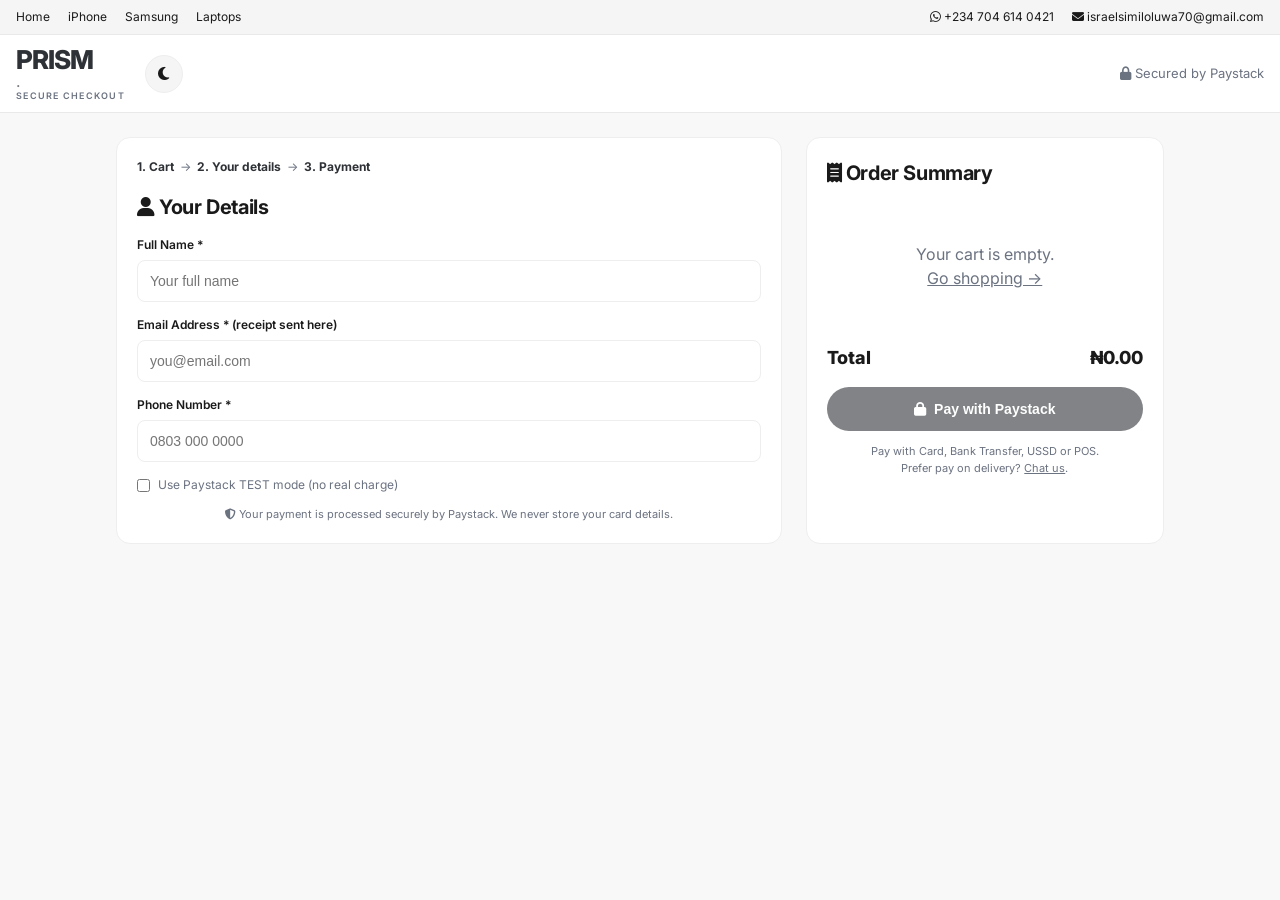
<file: checkout.html>
<!DOCTYPE html>
<html lang="en">
<head>
<meta charset="UTF-8">
<meta name="viewport" content="width=device-width, initial-scale=1.0">
<title>PRISM — Secure Checkout</title>
<link href="https://fonts.googleapis.com/css2?family=Inter:wght@400;500;600;700&display=swap" rel="stylesheet">
<link rel="stylesheet" href="https://cdnjs.cloudflare.com/ajax/libs/font-awesome/6.5.0/css/all.min.css">
<link rel="stylesheet" href="style.css">
<style>
.checkout-wrap{max-width:1080px;margin:0 auto;padding:24px 16px 60px;display:grid;grid-template-columns:1.3fr 0.7fr;gap:24px}
.checkout-box{background:var(--surface);border:1px solid var(--border);border-radius:14px;padding:20px}
.checkout-box h2{font-size:20px;letter-spacing:-0.02em;margin-bottom:14px}
.form-field{margin-bottom:14px}
.form-field label{display:block;font-size:12px;font-weight:600;margin-bottom:6px;color:var(--text)}
.form-field input{width:100%;padding:12px;border:1px solid var(--border);border-radius:8px;font-size:14px;outline:none;background:var(--surface);color:var(--text)}
.form-field input:focus{border-color:var(--accent)}
.order-item{display:flex;justify-content:space-between;gap:12px;padding:10px 0;border-bottom:1px solid var(--border);font-size:13px}
.order-item b{white-space:nowrap}
.summary-total{display:flex;justify-content:space-between;font-size:18px;font-weight:800;padding-top:14px}
.pay-btn{width:100%;margin-top:16px;background:var(--accent);color:var(--on-accent);border:none;padding:14px;border-radius:999px;font-weight:800;font-size:14px;cursor:pointer;display:flex;justify-content:center;align-items:center;gap:8px}
.pay-btn:hover{background:var(--accent-dark)}
.pay-btn:disabled{opacity:0.6;cursor:wait}
.secure-note{text-align:center;font-size:11px;color:var(--muted);margin-top:12px}
.test-toggle{display:flex;align-items:center;gap:8px;font-size:12px;color:var(--muted);margin-top:12px}
.empty-cart{text-align:center;padding:40px 0;color:var(--muted)}
.error-box{display:none;background:#fff1f1;border:1px solid #ffcaca;color:#b3261e;padding:12px;border-radius:8px;font-size:13px;margin-top:14px}
.steps{font-size:12px;color:var(--muted);display:flex;gap:6px;align-items:center;margin-bottom:16px}
.steps b{color:var(--accent)}
@media(max-width:760px){.checkout-wrap{grid-template-columns:1fr}}
</style>
  <script src="theme.js" defer></script>
</head>
<body>
<div class="topbar"><div class="container topbar-inner"><div class="topbar-left"><a href="index.html">Home</a><a href="iphone.html">iPhone</a><a href="samsung.html">Samsung</a><a href="laptops.html">Laptops</a></div><div class="topbar-right"><a href="https://wa.me/2347046140421"><i class="fa-brands fa-whatsapp"></i> +234 704 614 0421</a><a href="mailto:israelsimiloluwa70@gmail.com"><i class="fa-solid fa-envelope"></i> israelsimiloluwa70@gmail.com</a></div></div></div>
<header class="header"><div class="container header-inner"><a href="index.html" class="logo"><span class="logo-mark">PRISM</span><span class="logo-dot">.</span><small>SECURE CHECKOUT</small></a><div class="header-actions" style="margin-left:auto"><span style="font-size:13px;color:var(--muted)"><i class="fa-solid fa-lock"></i> Secured by Paystack</span></div></div></header>

<div class="checkout-wrap">
  <div class="checkout-box">
    <div class="steps"><b>1. Cart</b> → <b>2. Your details</b> → <b>3. Payment</b></div>
    <h2><i class="fa-solid fa-user"></i> Your Details</h2>
    <div class="form-field"><label>Full Name *</label><input type="text" id="custName" placeholder="Your full name" required></div>
    <div class="form-field"><label>Email Address * (receipt sent here)</label><input type="email" id="custEmail" placeholder="you@email.com" required></div>
    <div class="form-field"><label>Phone Number *</label><input type="tel" id="custPhone" placeholder="0803 000 0000" required></div>
    <label class="test-toggle"><input type="checkbox" id="testMode"> Use Paystack TEST mode (no real charge)</label>
    <div class="error-box" id="errorBox"></div>
    <p class="secure-note"><i class="fa-solid fa-shield-halved"></i> Your payment is processed securely by Paystack. We never store your card details.</p>
  </div>

  <div class="checkout-box">
    <h2><i class="fa-solid fa-receipt"></i> Order Summary</h2>
    <div id="orderItems"></div>
    <div class="summary-total"><span>Total</span><span id="orderTotal">₦0.00</span></div>
    <button class="pay-btn" id="payBtn"><i class="fa-solid fa-lock"></i> Pay with Paystack</button>
    <p class="secure-note">Pay with Card, Bank Transfer, USSD or POS.<br>Prefer pay on delivery? <a href="https://wa.me/2347046140421" style="text-decoration:underline">Chat us</a>.</p>
  </div>
</div>

<div class="toast" id="toast"></div>
<script>
const fmt = n => '₦' + Number(n).toLocaleString('en-NG') + '.00';
const errorBox = document.getElementById('errorBox');
function showError(msg) {
  errorBox.textContent = msg;
  errorBox.style.display = 'block';
  errorBox.scrollIntoView({ behavior: 'smooth', block: 'center' });
}
function clearError() { errorBox.style.display = 'none'; errorBox.textContent = ''; }

let cart = [];
try { cart = JSON.parse(localStorage.getItem('prism_cart') || '[]'); } catch (e) { cart = []; }
if (!Array.isArray(cart)) cart = [];

const itemsEl = document.getElementById('orderItems');
const totalEl = document.getElementById('orderTotal');
const payBtn = document.getElementById('payBtn');
let total = 0;

if (!cart.length) {
  itemsEl.innerHTML = '<p class="empty-cart">Your cart is empty.<br><a href="index.html" style="text-decoration:underline">Go shopping →</a></p>';
  payBtn.disabled = true;
} else {
  cart.forEach(i => {
    const qty = Number(i.qty) || 1;
    total += Number(i.price) * qty;
    itemsEl.innerHTML += '<div class="order-item"><span>' + i.name + ' <small>x' + qty + '</small></span><b>' + fmt(i.price * qty) + '</b></div>';
  });
  totalEl.textContent = fmt(total);
}

document.getElementById('payBtn').addEventListener('click', async () => {
  clearError();
  const name = document.getElementById('custName').value.trim();
  const email = document.getElementById('custEmail').value.trim();
  const phone = document.getElementById('custPhone').value.trim();

  if (!name) { showError('Please enter your full name.'); return; }
  if (!/^[^\s@]+@[^\s@]+\.[^\s@]+$/.test(email)) { showError('Please enter a valid email address.'); return; }
  if (phone.replace(/\D/g, '').length < 10) { showError('Please enter a valid phone number.'); return; }
  if (!cart.length) { showError('Your cart is empty.'); return; }

  const testMode = document.getElementById('testMode').checked;
  payBtn.disabled = true;
  payBtn.innerHTML = '<i class="fa-solid fa-spinner fa-spin"></i> Redirecting to Paystack...';

  try {
    const res = await fetch('/api/initialize', {
      method: 'POST',
      headers: { 'Content-Type': 'application/json' },
      body: JSON.stringify({ name, email, phone, items: cart, testMode })
    });
    const data = await res.json();
    if (!res.ok || !data.authorization_url) throw new Error(data.error || 'Could not start payment. Please try again.');

    localStorage.setItem('prism_last_order', JSON.stringify({
      items: data.items || cart,
      total: data.amount || total,
      email, name, phone,
      reference: data.reference,
      mode: testMode ? 'test' : 'live'
    }));
    sessionStorage.setItem('prism_ref', data.reference);
    sessionStorage.setItem('prism_test', testMode ? '1' : '0');

    window.location.href = data.authorization_url;
  } catch (err) {
    showError(err.message);
    payBtn.disabled = false;
    payBtn.innerHTML = '<i class="fa-solid fa-lock"></i> Pay with Paystack';
  }
});
</script>
</body>
</html>
</file>
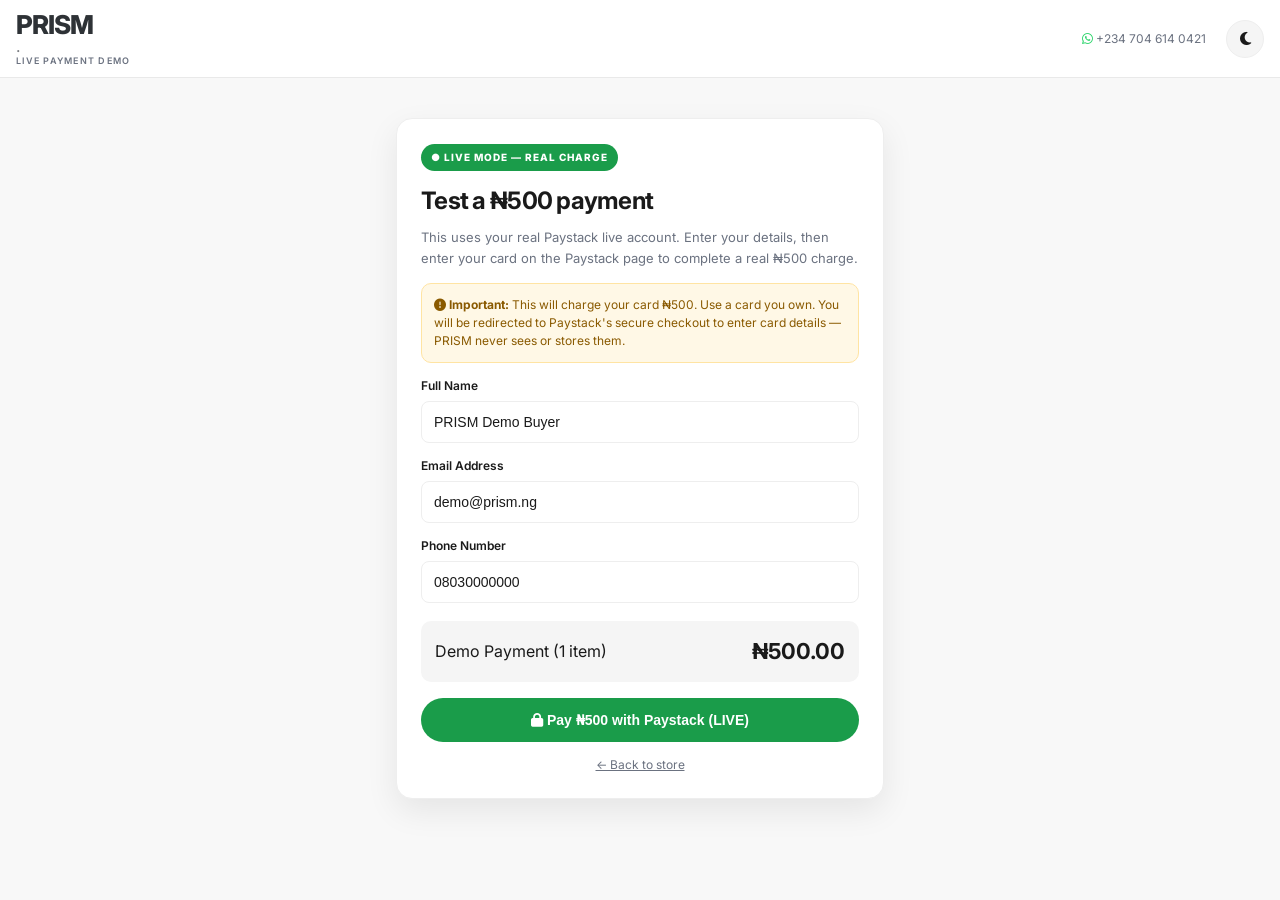
<file: demo.html>
<!DOCTYPE html>
<html lang="en">
<head>
<meta charset="UTF-8">
<meta name="viewport" content="width=device-width, initial-scale=1.0">
<title>PRISM — Live Payment Demo (₦500)</title>
<link href="https://fonts.googleapis.com/css2?family=Inter:wght@400;500;600;700&display=swap" rel="stylesheet">
<link rel="stylesheet" href="https://cdnjs.cloudflare.com/ajax/libs/font-awesome/6.5.0/css/all.min.css">
<link rel="stylesheet" href="style.css">
<style>
.demo-wrap{max-width:520px;margin:0 auto;padding:40px 16px 60px}
.demo-card{background:var(--surface);border:1px solid var(--border);border-radius:16px;padding:24px;box-shadow:0 12px 32px var(--shadow)}
.demo-card h1{font-size:24px;letter-spacing:-0.03em}
.badge-live{display:inline-block;background:#1a9c4a;color:white;font-size:10px;letter-spacing:0.1em;text-transform:uppercase;padding:6px 10px;border-radius:999px;font-weight:800;margin-bottom:12px}
.warning{background:#fff8e6;border:1px solid #ffe4a3;color:#8a5a00;padding:12px;border-radius:10px;font-size:12px;line-height:1.5;margin-top:14px}
.field{margin-top:14px}
.field label{display:block;font-size:12px;font-weight:600;margin-bottom:6px}
.field input{width:100%;padding:12px;border:1px solid var(--border);border-radius:8px;font-size:14px;outline:none;background:var(--surface);color:var(--text)}
.field input:focus{border-color:var(--accent)}
.amount{display:flex;justify-content:space-between;align-items:center;background:var(--surface-2);border-radius:10px;padding:14px;margin-top:18px}
.amount strong{font-size:22px}
.pay{width:100%;margin-top:16px;background:#1a9c4a;color:white;border:none;padding:14px;border-radius:999px;font-weight:800;font-size:14px;cursor:pointer}
.pay:disabled{opacity:0.6;cursor:wait}
.error{display:none;margin-top:12px;background:#fff1f1;border:1px solid #ffcaca;color:#b3261e;padding:10px;border-radius:8px;font-size:13px}
.back{display:block;text-align:center;margin-top:14px;font-size:12px;color:var(--muted);text-decoration:underline}
</style>
  <script src="theme.js" defer></script>
</head>
<body>
<div class="header"><div class="container header-inner"><a href="index.html" class="logo"><span class="logo-mark">PRISM</span><span class="logo-dot">.</span><small>LIVE PAYMENT DEMO</small></a><div style="margin-left:auto;font-size:12px;color:var(--muted)"><i class="fa-brands fa-whatsapp" style="color:#25D366"></i> +234 704 614 0421</div></div></div>

<div class="demo-wrap">
  <div class="demo-card">
    <span class="badge-live">● LIVE MODE — REAL CHARGE</span>
    <h1>Test a ₦500 payment</h1>
    <p style="color:var(--muted);font-size:13px;line-height:1.6;margin-top:8px">This uses your real Paystack live account. Enter your details, then enter your card on the Paystack page to complete a real ₦500 charge.</p>

    <div class="warning"><i class="fa-solid fa-circle-exclamation"></i> <strong>Important:</strong> This will charge your card ₦500. Use a card you own. You will be redirected to Paystack's secure checkout to enter card details — PRISM never sees or stores them.</div>

    <div class="field"><label>Full Name</label><input id="name" value="PRISM Demo Buyer"></div>
    <div class="field"><label>Email Address</label><input id="email" type="email" value="demo@prism.ng"></div>
    <div class="field"><label>Phone Number</label><input id="phone" value="08030000000"></div>

    <div class="amount"><span>Demo Payment (1 item)</span><strong>₦500.00</strong></div>
    <button class="pay" id="pay"><i class="fa-solid fa-lock"></i> Pay ₦500 with Paystack (LIVE)</button>
    <div class="error" id="err"></div>
    <a href="index.html" class="back">← Back to store</a>
  </div>
</div>

<script>
const err = document.getElementById('err');
document.getElementById('pay').addEventListener('click', async () => {
  err.style.display = 'none';
  const btn = document.getElementById('pay');
  btn.disabled = true;
  btn.innerHTML = '<i class="fa-solid fa-spinner fa-spin"></i> Opening Paystack...';

  try {
    const res = await fetch('/api/initialize', {
      method: 'POST',
      headers: { 'Content-Type': 'application/json' },
      body: JSON.stringify({
        name: document.getElementById('name').value.trim(),
        email: document.getElementById('email').value.trim(),
        phone: document.getElementById('phone').value.trim(),
        items: [{ name: 'Demo Payment 500', price: 500, qty: 1 }],
        testMode: false
      })
    });
    const data = await res.json();
    if (!res.ok || !data.authorization_url) throw new Error(data.error || 'Could not start payment.');

    localStorage.setItem('prism_last_order', JSON.stringify({
      items: data.items || [{ name: 'Demo Payment 500', price: 500, qty: 1 }],
      total: 500,
      email: document.getElementById('email').value.trim(),
      name: document.getElementById('name').value.trim(),
      phone: document.getElementById('phone').value.trim(),
      reference: data.reference,
      mode: 'live'
    }));

    window.location.href = data.authorization_url;
  } catch (e) {
    err.textContent = e.message;
    err.style.display = 'block';
    btn.disabled = false;
    btn.innerHTML = '<i class="fa-solid fa-lock"></i> Pay ₦500 with Paystack (LIVE)';
  }
});
</script>
</body>
</html>
</file>
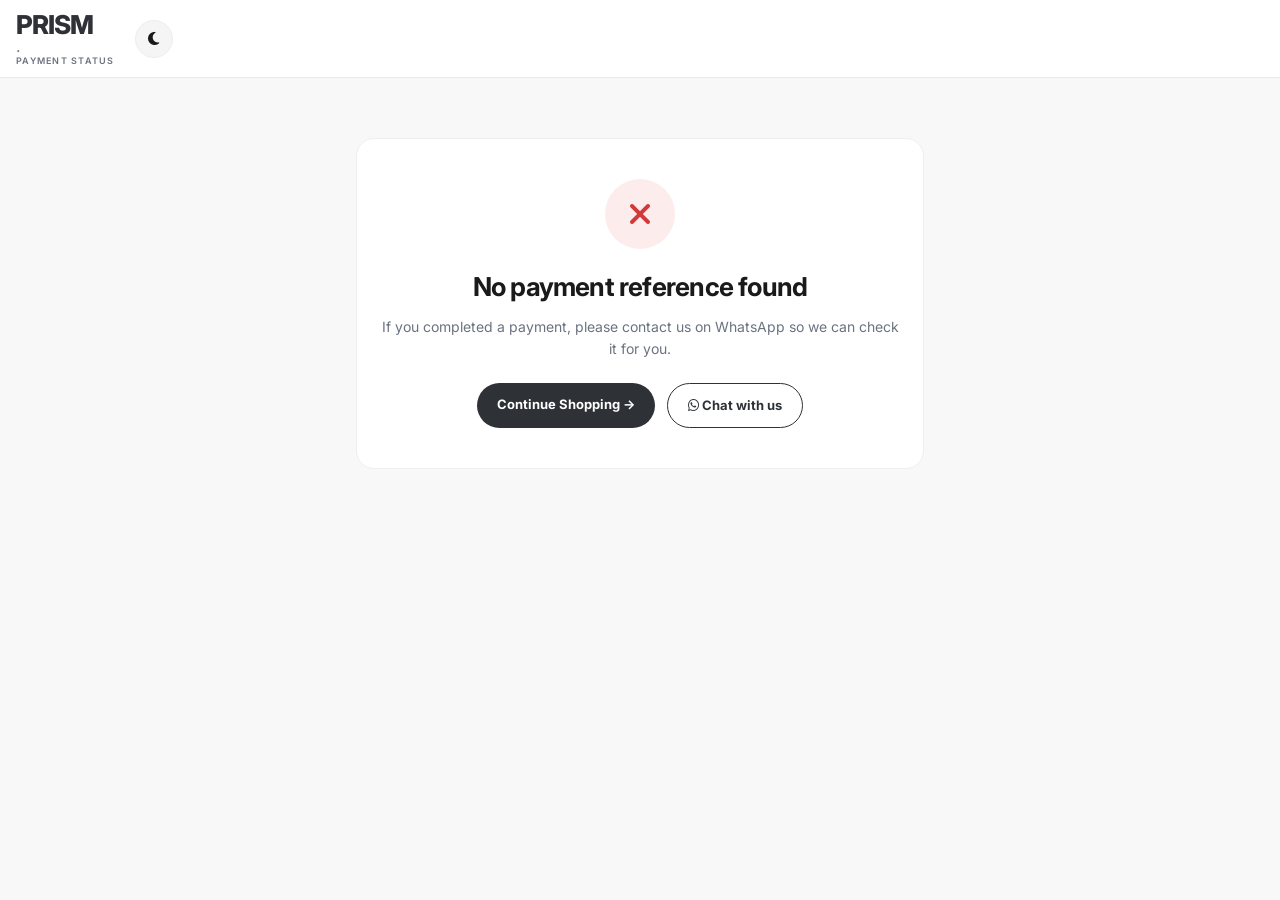
<file: payment-success.html>
<!DOCTYPE html>
<html lang="en">
<head>
<meta charset="UTF-8">
<meta name="viewport" content="width=device-width, initial-scale=1.0">
<title>PRISM — Payment Status</title>
<link href="https://fonts.googleapis.com/css2?family=Inter:wght@400;500;600;700&display=swap" rel="stylesheet">
<link rel="stylesheet" href="https://cdnjs.cloudflare.com/ajax/libs/font-awesome/6.5.0/css/all.min.css">
<link rel="stylesheet" href="style.css">
<style>
.status-wrap{max-width:600px;margin:0 auto;padding:60px 16px;text-align:center}
.status-card{background:var(--surface);border:1px solid var(--border);border-radius:18px;padding:40px 24px}
.status-icon{width:70px;height:70px;border-radius:50%;display:flex;align-items:center;justify-content:center;margin:0 auto 18px;font-size:32px}
.status-icon.ok{background:#e8f8ee;color:#1a9c4a}
.status-icon.fail{background:#fdecec;color:#d13a3a}
.status-icon.wait{background:var(--surface-2);color:var(--accent)}
.status-card h1{font-size:26px;letter-spacing:-0.03em}
.status-card p{color:var(--muted);margin-top:10px;line-height:1.6;font-size:14px}
.receipt{margin-top:20px;background:var(--surface-2);border-radius:12px;padding:16px;text-align:left;font-size:13px}
.receipt div{display:flex;justify-content:space-between;gap:12px;padding:6px 0;border-bottom:1px solid var(--border)}
.receipt div:last-child{border:none}
.status-actions{margin-top:22px;display:flex;gap:12px;justify-content:center;flex-wrap:wrap}
.status-actions a{padding:12px 20px;border-radius:999px;font-weight:700;font-size:13px}
.btn-dark{background:var(--accent);color:var(--on-accent)}
.btn-light{background:var(--surface);border:1px solid var(--accent);color:var(--accent)}
.retry{background:none;border:1px solid #ddd;border-radius:999px;padding:10px 18px;font-weight:700;cursor:pointer;font-size:13px}
</style>
  <script src="theme.js" defer></script>
</head>
<body>
<div class="header"><div class="container header-inner"><a href="index.html" class="logo"><span class="logo-mark">PRISM</span><span class="logo-dot">.</span><small>PAYMENT STATUS</small></a></div></div>

<div class="status-wrap">
  <div class="status-card">
    <div class="status-icon wait" id="icon"><i class="fa-solid fa-spinner fa-spin"></i></div>
    <h1 id="title">Verifying your payment...</h1>
    <p id="message">Please wait while we confirm your transaction with Paystack.</p>
    <div id="receiptBox" style="display:none"></div>
    <div class="status-actions" id="actions" style="display:none">
      <a href="index.html" class="btn-dark">Continue Shopping →</a>
      <a href="https://wa.me/2347046140421" class="btn-light"><i class="fa-brands fa-whatsapp"></i> Chat with us</a>
    </div>
  </div>
</div>

<script>
const icon = document.getElementById('icon');
const title = document.getElementById('title');
const message = document.getElementById('message');
const receiptBox = document.getElementById('receiptBox');
const actions = document.getElementById('actions');
const fmt = n => '₦' + Number(n).toLocaleString('en-NG') + '.00';
const params = new URLSearchParams(location.search);

let lastOrder = null;
try { lastOrder = JSON.parse(localStorage.getItem('prism_last_order') || 'null'); } catch (e) { lastOrder = null; }

const reference = params.get('reference') || params.get('trxref') || sessionStorage.getItem('prism_ref') || lastOrder?.reference;
const mode = params.get('mode') || (sessionStorage.getItem('prism_test') === '1' ? 'test' : 'live');

function showResult(state, heading, text, receipt) {
  icon.className = 'status-icon ' + (state === 'success' ? 'ok' : state === 'wait' ? 'wait' : 'fail');
  icon.innerHTML = state === 'success' ? '<i class="fa-solid fa-check"></i>'
    : state === 'fail' ? '<i class="fa-solid fa-xmark"></i>'
    : '<i class="fa-solid fa-spinner fa-spin"></i>';
  title.textContent = heading;
  message.innerHTML = text;
  if (receipt) {
    receiptBox.style.display = 'block';
    receiptBox.innerHTML = receipt;
  }
  actions.style.display = 'flex';
}

async function verify(attempt) {
  if (!reference) {
    showResult('fail', 'No payment reference found',
      'If you completed a payment, please contact us on WhatsApp so we can check it for you.');
    return;
  }

  try {
    const res = await fetch('/api/verify?reference=' + encodeURIComponent(reference) + '&mode=' + mode);
    const data = await res.json();

    if (!res.ok) {
      // Paystack can briefly return "not found" right after redirect - retry once.
      if (attempt === 0 && /not found|pending/i.test(data.error || '')) {
        setTimeout(() => verify(1), 1500);
        return;
      }
      throw new Error(data.error || 'Verification failed.');
    }

    if (data.success || data.status === 'success') {
      const items = (data.items && data.items.length) ? data.items : (lastOrder?.items || []);
      const lines = [
        '<div><span>Reference</span><b>' + data.reference + '</b></div>',
        '<div><span>Amount Paid</span><b>' + fmt(data.amount) + '</b></div>',
        '<div><span>Status</span><b style="color:#1a9c4a">Successful</b></div>'
      ];
      if (items.length) lines.push('<div><span>Items</span><b>' + items.map(i => i.name + ' x' + (i.qty || 1)).join(', ') + '</b></div>');
      if (data.customer?.email) lines.push('<div><span>Email</span><b>' + data.customer.email + '</b></div>');

      showResult('success', 'Payment Successful!',
        'Thank you, <strong>' + (data.customer?.name || 'for shopping with PRISM') + '</strong>. Your order is confirmed. We will contact you shortly on ' + (data.customer?.phone || 'the number you provided') + '.',
        lines.join(''));

      // Clear the cart ONLY after a confirmed success.
      localStorage.removeItem('prism_cart');
      localStorage.removeItem('prism_last_order');
    } else {
      showResult('fail', 'Payment Not Completed',
        'Your payment status is "<strong>' + data.status + '</strong>". If you were charged, contact us on WhatsApp with reference <strong>' + data.reference + '</strong>.',
        '<div><span>Reference</span><b>' + data.reference + '</b></div>');
    }
  } catch (err) {
    showResult('fail', 'Could Not Verify Payment',
      (err.message || 'Please try again.') + ' If you completed payment, contact us on WhatsApp with your reference.',
      reference ? '<div><span>Reference</span><b>' + reference + '</b></div>' : '');
  }
}

verify(0);
</script>
</body>
</html>
</file>
<file: style.css>
/* ============ THEME TOKENS ============ */
:root{
  --accent:#2e3236;
  --accent-2:#7a7d82;
  --accent-dark:#1e2124;
  --accent-2-dark:#60646a;
  --on-accent:#ffffff;

  --nav-bg:#2e3236;
  --bg:#f8f8f8;
  --surface:#ffffff;
  --surface-2:#f5f5f5;
  --surface-3:#fafafa;
  --text:#1a1a1a;
  --text-strong:#111111;
  --muted:#6b7280;
  --line:#e9e9e9;
  --border:#eeeeee;
  --shadow:rgba(0,0,0,0.08);
}
[data-theme="dark"]{
  --accent:#aeb4bb;
  --accent-2:#9aa1ab;
  --accent-dark:#cfd4da;
  --accent-2-dark:#c2c8cf;
  --on-accent:#131519;

  --nav-bg:#0e1012;
  --bg:#101114;
  --surface:#1a1c20;
  --surface-2:#23262b;
  --surface-3:#22252a;
  --text:#e8eaed;
  --text-strong:#ffffff;
  --muted:#9aa1ab;
  --line:#31353b;
  --border:#31353b;
  --shadow:rgba(0,0,0,0.45);
}

*{margin:0;padding:0;box-sizing:border-box}
html{scroll-behavior:smooth}
body{font-family:'Inter','Open Sans',system-ui,sans-serif;background:var(--bg);color:var(--text);line-height:1.5;transition:background .25s,color .25s}
a{color:inherit;text-decoration:none}
img{width:100%;display:block;object-fit:cover}
.container{max-width:1280px;margin:0 auto;padding:0 16px}

/* ============ THEME TOGGLE ============ */
.theme-toggle{
  background:var(--surface-2);border:1px solid var(--border);color:var(--text);
  width:38px;height:38px;border-radius:50%;cursor:pointer;
  display:flex;align-items:center;justify-content:center;font-size:15px;
  transition:.2s;flex-shrink:0;
}
.theme-toggle:hover{background:var(--accent);color:var(--on-accent);transform:rotate(15deg)}
.theme-toggle i{transition:transform .3s}

/* topbar */
.topbar{background:var(--surface-2);border-bottom:1px solid var(--line);font-size:12px}
.topbar-inner{display:flex;justify-content:space-between;align-items:center;padding:8px 16px;flex-wrap:wrap;gap:10px}
.topbar-left,.topbar-right{display:flex;gap:18px;flex-wrap:wrap;align-items:center}
.topbar a{color:var(--text)}
.topbar a:hover{color:var(--accent)}
.wish-count{background:var(--accent-2);color:var(--on-accent);padding:1px 6px;border-radius:999px;font-size:10px;margin-left:4px}
.topbar-right span{color:var(--muted)}

/* header */
.header{background:var(--surface);border-bottom:1px solid var(--line);position:sticky;top:0;z-index:90}
.header-inner{display:flex;align-items:center;gap:20px;padding:12px 16px}
.logo{line-height:1;display:flex;flex-direction:column}
.logo-mark{font-size:26px;font-weight:800;letter-spacing:-0.04em;color:var(--accent);line-height:1}
.logo-dot{color:var(--accent-2)}
.logo small{font-size:9px;letter-spacing:0.14em;color:var(--muted);font-weight:600;margin-top:2px}
.search-wrap{flex:1;max-width:680px;display:flex;border:2px solid var(--accent-2);border-radius:6px;overflow:hidden;background:var(--surface);height:44px}
.search-cat{border-right:1px solid var(--border);background:var(--surface-2);display:flex;align-items:center}
.search-cat select{border:none;background:transparent;padding:0 12px;font-size:13px;outline:none;min-width:150px;color:var(--text)}
.search-wrap input{flex:1;border:none;padding:0 14px;font-size:14px;outline:none;background:var(--surface);color:var(--text)}
.search-btn{background:var(--accent-2);color:var(--on-accent);border:none;padding:0 20px;cursor:pointer;font-size:16px}
.search-btn:hover{background:var(--accent-2-dark)}
.header-actions{display:flex;gap:14px;align-items:center}
.action{display:flex;align-items:center;gap:8px;font-size:12px;line-height:1.2;color:var(--text)}
.action i{font-size:20px;color:var(--text)}
.action strong{font-size:13px}
.cart-action .cart-icon{position:relative}
.cart-badge{position:absolute;top:-8px;right:-8px;background:var(--accent-2);color:var(--on-accent);font-size:10px;min-width:18px;height:18px;border-radius:999px;display:flex;align-items:center;justify-content:center;padding:0 4px}

/* nav */
.main-nav{background:var(--nav-bg);color:#fff;position:relative}
.nav-inner{display:flex;align-items:center;gap:16px;padding:0 16px;height:48px}
.cat-btn{background:var(--accent-2);color:var(--on-accent);border:none;padding:10px 16px;border-radius:4px;font-weight:700;display:flex;align-items:center;gap:8px;cursor:pointer;white-space:nowrap}
.nav-links{display:flex;gap:4px;align-items:center;flex:1;overflow:auto;scrollbar-width:none}
.nav-links::-webkit-scrollbar{display:none}
.nav-links a{padding:8px 10px;border-radius:4px;font-size:13px;font-weight:600;white-space:nowrap}
.nav-links a:hover{background:rgba(255,255,255,0.12)}
.nav-links a.highlight{color:#e5e7eb}
.nav-links a.orange{color:#d1d5db}
.menu-toggle{display:none;background:var(--surface);color:var(--accent);border:none;padding:8px 10px;border-radius:4px}
.has-drop i{font-size:10px;margin-left:4px}
.mega{position:absolute;left:0;right:0;top:48px;background:var(--surface);color:var(--text);box-shadow:0 20px 40px var(--shadow);display:none;z-index:80;border-top:3px solid var(--accent-2)}
.mega.open{display:block}
.mega-inner{display:grid;grid-template-columns:repeat(3,1fr) 1.2fr;gap:24px;padding:24px 16px}
.mega-col h4{font-size:13px;letter-spacing:0.06em;text-transform:uppercase;color:var(--accent);margin-bottom:12px;border-bottom:1px solid var(--border);padding-bottom:8px}
.mega-col a{display:block;padding:6px 0;font-size:13px;color:var(--text)}
.mega-col a:hover{color:var(--accent)}
.mega-promo{background:var(--nav-bg);color:#fff;border-radius:10px;padding:18px}
.mega-promo p{font-weight:800;font-size:15px}
.mega-promo span{font-size:12px;opacity:0.9;display:block;margin-top:6px;line-height:1.5}
.mega-promo a{display:inline-block;margin-top:12px;background:var(--accent-2);color:var(--on-accent);padding:8px 14px;border-radius:999px;font-size:13px;font-weight:700}

/* slider (always dark - it's a hero) */
.slider{position:relative;background:#1a1d20;overflow:hidden;height:420px}
.slides{height:100%}
.slide{position:absolute;inset:0;display:grid;grid-template-columns:1.1fr 0.9fr;align-items:center;gap:20px;padding:40px;opacity:0;transform:translateX(20px);transition:all .5s;pointer-events:none}
.slide.active{opacity:1;transform:none;pointer-events:auto}
.slide-text{color:#fff;max-width:560px}
.slide-badge{font-size:11px;letter-spacing:0.12em;background:var(--accent-2);color:var(--on-accent);padding:6px 10px;border-radius:999px;font-weight:700}
.slide-badge.dark{background:#fff;color:#111}
.slide-badge.gold{background:#9ca3af;color:#fff}
.slide-text h2{font-size:42px;line-height:0.95;margin-top:14px;letter-spacing:-0.04em}
.slide-text h2 span{color:#d1d5db;font-weight:400}
.slide-text p{margin-top:10px;opacity:0.9;font-size:15px}
.slide-btn{display:inline-block;margin-top:18px;background:var(--accent-2);color:var(--on-accent);padding:12px 22px;border-radius:999px;font-weight:700;font-size:14px}
.slide-btn.dark,.slide-btn.gold{background:#fff;color:#111}
.slide-text small{display:block;margin-top:10px;opacity:0.7;font-size:12px}
.slide-img{height:340px;display:flex;align-items:center;justify-content:center}
.slide-img img{width:100%;height:100%;object-fit:contain;filter:drop-shadow(0 20px 40px rgba(0,0,0,0.4));border-radius:18px}
.slider-arrow{position:absolute;top:50%;transform:translateY(-50%);background:rgba(255,255,255,0.9);border:none;width:42px;height:42px;border-radius:50%;cursor:pointer;display:flex;align-items:center;justify-content:center;box-shadow:0 4px 12px rgba(0,0,0,0.2)}
.slider-arrow.prev{left:16px}
.slider-arrow.next{right:16px}
.slider-dots{position:absolute;bottom:16px;left:50%;transform:translateX(-50%);display:flex;gap:8px}
.slider-dots span{width:8px;height:8px;border-radius:999px;background:rgba(255,255,255,0.4)}
.slider-dots span.active{background:#fff;width:24px}

/* trustbar */
.trustbar{background:var(--surface);border-bottom:1px solid var(--line)}
.trust-inner{display:grid;grid-template-columns:repeat(4,1fr);gap:16px;padding:14px 16px}
.trust-inner div{display:flex;gap:12px;align-items:center;font-size:13px}
.trust-inner i{color:var(--accent);font-size:18px;background:var(--surface-2);width:36px;height:36px;display:flex;align-items:center;justify-content:center;border-radius:50%}
.trust-inner strong{font-size:13px}
.trust-inner span{font-size:11px;color:var(--muted);display:block}

/* cat quick */
.cat-quick{display:grid;grid-template-columns:repeat(4,1fr);gap:12px;padding:16px}
.cat-quick a{background:var(--surface);border:1px solid var(--line);border-radius:12px;padding:14px;display:flex;flex-direction:column;align-items:center;gap:10px;text-align:center;transition:.2s}
.cat-quick a:hover{box-shadow:0 8px 24px var(--shadow);transform:translateY(-2px);border-color:var(--accent)}
.cat-quick img{width:56px;height:56px;border-radius:50%;object-fit:cover}
.cat-quick span{font-size:13px;font-weight:600}

/* shop section */
.shop-section{background:var(--surface);padding:24px 0 10px;margin-top:10px;border-top:1px solid var(--line)}
.shop-section.gray{background:var(--bg)}
.section-head{display:flex;justify-content:space-between;align-items:end;gap:12px;margin-bottom:16px;border-bottom:1px solid var(--line);padding-bottom:12px}
.section-head h2{font-size:22px;letter-spacing:-0.03em}
.section-head h2 span{font-weight:400;color:var(--muted);font-size:14px}
.view-all{font-size:13px;font-weight:700;color:var(--accent);border:1px solid var(--accent);padding:8px 14px;border-radius:999px}
.view-all:hover{background:var(--accent);color:var(--on-accent)}
.product-grid{display:grid;grid-template-columns:repeat(4,1fr);gap:16px}
.p-card{background:var(--surface);border:1px solid var(--border);border-radius:12px;overflow:hidden;padding:12px;display:flex;flex-direction:column;position:relative;transition:.2s}
.p-card:hover{box-shadow:0 12px 32px var(--shadow);border-color:var(--muted);transform:translateY(-2px)}
.p-card.featured{border-color:var(--accent-2);box-shadow:0 8px 24px var(--shadow)}
.p-top{position:absolute;top:8px;left:8px;right:8px;display:flex;justify-content:space-between;align-items:center;z-index:2}
.badge{font-size:10px;letter-spacing:0.06em;text-transform:uppercase;font-weight:800;padding:5px 8px;border-radius:999px}
.badge.sale{background:#3a3f44;color:#fff}
.badge.hot{background:var(--accent-2);color:var(--on-accent)}
.badge.best{background:var(--accent);color:var(--on-accent)}
.badge.new{background:#5a5e63;color:#fff}
.wish{width:30px;height:30px;border-radius:50%;border:1px solid var(--border);background:var(--surface);display:flex;align-items:center;justify-content:center;cursor:pointer;color:var(--text)}
.wish.active{color:var(--accent);border-color:var(--accent);background:var(--surface-2)}
.wish i{font-size:14px}
.p-img{height:180px;display:flex;align-items:center;justify-content:center;background:var(--surface-3);border-radius:8px;margin-top:22px;padding:8px}
.p-img.contain img{object-fit:contain}
.p-img img{height:100%;object-fit:contain}
.p-card h3{font-size:13.5px;margin-top:12px;line-height:1.35;min-height:36px;display:-webkit-box;-webkit-line-clamp:2;-webkit-box-orient:vertical;overflow:hidden}
.colors{display:flex;gap:6px;align-items:center;margin-top:8px;flex-wrap:wrap}
.colors span{width:14px;height:14px;border-radius:50%;border:1px solid var(--border);display:inline-block}
.colors span:last-child{width:auto;height:auto;border:none;background:var(--surface-2);padding:2px 6px;border-radius:999px;font-size:10px;font-weight:700}
.price{margin-top:8px;display:flex;gap:8px;align-items:baseline;flex-wrap:wrap}
.price .new{font-weight:800;color:var(--text-strong);font-size:15px}
.price .old{font-size:12px;color:var(--muted);text-decoration:line-through}
.add-cart{margin-top:10px;background:var(--accent-2);color:var(--on-accent);border:none;padding:10px;border-radius:8px;font-weight:700;font-size:13px;cursor:pointer;display:flex;gap:8px;justify-content:center;align-items:center}
.add-cart:hover{background:var(--accent-2-dark)}
.add-cart.outline{background:var(--surface);color:var(--accent);border:1px solid var(--accent)}
.add-cart.outline:hover{background:var(--accent);color:var(--on-accent)}
.add-cart.primary{background:var(--accent);color:var(--on-accent)}
.add-cart.primary:hover{background:var(--accent-dark)}
.stock{margin-top:8px;font-size:12px;font-weight:700;text-align:center;padding:8px;border-radius:8px}
.stock.out{background:var(--surface-2);color:var(--muted)}

/* info strip */
.info-strip{background:var(--nav-bg);color:#fff;margin-top:12px}
.info-grid{display:grid;grid-template-columns:repeat(3,1fr);gap:20px;padding:18px 16px}
.info-grid h4{font-size:14px;display:flex;gap:8px;align-items:center}
.info-grid p{font-size:12px;opacity:0.85;margin-top:4px;line-height:1.5}

/* footer (always dark) */
.footer{background:#0a0a0a;color:#bbb;padding:28px 0 0}
.footer-grid{display:grid;grid-template-columns:1.4fr 1fr 1fr 1fr 1.4fr;gap:24px;padding:0 16px 24px}
.footer-grid h4{color:#fff;letter-spacing:0.14em;font-size:14px}
.footer-grid h5{color:#fff;font-size:13px;margin-bottom:10px}
.footer-grid a{display:block;color:#aaa;font-size:13px;margin-top:8px}
.footer-grid a:hover{color:#fff}
.footer-grid p{font-size:12px;line-height:1.6;margin-top:8px;color:#aaa}
.social{display:flex;gap:10px;margin-top:12px}
.social i{width:32px;height:32px;background:#1a1a1a;border-radius:50%;display:flex;align-items:center;justify-content:center;cursor:pointer}
.social i:hover{background:var(--accent-2);color:#fff}
.newsletter input{width:100%;padding:10px;border-radius:8px;border:1px solid #333;background:#111;color:#fff;margin-top:8px}
.newsletter button{width:100%;margin-top:8px;background:var(--accent-2);color:#fff;border:none;padding:10px;border-radius:8px;font-weight:700;cursor:pointer}
.newsletter small{font-size:10px;opacity:0.6;margin-top:8px;display:block}
.footer-bottom{border-top:1px solid #222;text-align:center;padding:14px;font-size:11px;letter-spacing:0.06em;text-transform:uppercase;color:#777}

/* cart drawer */
.cart-drawer{position:fixed;top:0;right:-420px;width:400px;max-width:90vw;height:100%;background:var(--surface);color:var(--text);z-index:200;transition:.35s;box-shadow:-20px 0 40px rgba(0,0,0,0.2);display:flex;flex-direction:column}
.cart-drawer.open{right:0}
.cart-head{display:flex;justify-content:space-between;align-items:center;padding:16px;border-bottom:1px solid var(--border)}
.cart-head h3{font-size:16px}
.cart-head button{background:none;border:none;font-size:20px;cursor:pointer;color:var(--text)}
.cart-items{flex:1;overflow:auto;padding:12px;display:flex;flex-direction:column;gap:12px}
.cart-items .empty{color:var(--muted);text-align:center;margin-top:40px}
.cart-item{display:flex;gap:12px;padding:10px;border:1px solid var(--border);border-radius:10px}
.cart-item img{width:60px;height:60px;object-fit:contain;background:var(--surface-3);border-radius:8px}
.cart-item-info{flex:1}
.cart-item-info h4{font-size:13px;line-height:1.3}
.cart-item-info small{color:var(--muted);font-size:11px}
.cart-item-price{font-weight:800;font-size:13px;margin-top:4px}
.qty{display:flex;gap:6px;align-items:center;margin-top:6px}
.qty button{width:24px;height:24px;border:1px solid var(--border);background:var(--surface);color:var(--text);border-radius:4px;cursor:pointer}
.remove{font-size:11px;color:#e00;cursor:pointer;margin-left:auto}
.cart-foot{border-top:1px solid var(--border);padding:16px;background:var(--surface-3)}
.cart-total{font-size:16px;display:flex;justify-content:space-between;margin-bottom:12px}
.checkout{width:100%;background:var(--accent-2);color:var(--on-accent);border:none;padding:12px;border-radius:999px;font-weight:800;cursor:pointer}
.checkout:hover{background:var(--accent-2-dark)}
.continue{width:100%;margin-top:8px;background:var(--surface);border:1px solid var(--border);color:var(--text);padding:10px;border-radius:999px;font-weight:600;cursor:pointer}
.overlay{position:fixed;inset:0;background:rgba(0,0,0,0.45);display:none;z-index:190}
.overlay.open{display:block}
.toast{position:fixed;bottom:20px;left:50%;transform:translateX(-50%) translateY(80px);background:#111;color:#fff;padding:12px 18px;border-radius:999px;font-size:13px;opacity:0;transition:.3s;z-index:300;pointer-events:none}
.toast.show{transform:translateX(-50%) translateY(0);opacity:1}
.whatsapp-float{position:fixed;bottom:20px;right:20px;background:#25D366;color:#fff;padding:12px 18px;border-radius:999px;display:flex;align-items:center;gap:10px;box-shadow:0 8px 24px rgba(37,211,102,0.35);z-index:140;font-weight:700;font-size:13px;transition:.2s}
.whatsapp-float i{font-size:22px}
.whatsapp-float:hover{background:#128C7E;transform:translateY(-2px)}
@media(max-width:760px){ .whatsapp-float span{display:none} .whatsapp-float{padding:14px; border-radius:50%; width:56px; height:56px; justify-content:center} }

/* about brief */
.about-brief{background:var(--surface);padding:32px 0;border-top:1px solid var(--line);margin-top:16px}
.about-grid{max-width:1280px;margin:0 auto;padding:0 16px;display:grid;grid-template-columns:1fr 1.1fr;gap:32px;align-items:center}
.about-img{position:relative;border-radius:16px;overflow:hidden}
.about-img img{width:100%;height:380px;object-fit:cover}
.about-badge{position:absolute;bottom:14px;left:14px;background:var(--surface);padding:12px 16px;border-radius:12px;box-shadow:0 8px 24px var(--shadow);text-align:center}
.about-badge strong{display:block;font-size:20px;color:var(--accent)}
.about-badge span{font-size:11px;letter-spacing:0.06em;text-transform:uppercase;color:var(--muted)}
.eyebrow{font-size:11px;letter-spacing:0.14em;text-transform:uppercase;color:var(--accent-2);font-weight:700}
.about-text h2{font-size:32px;letter-spacing:-0.03em;line-height:1;margin-top:8px}
.about-text h2 span{color:var(--muted);font-weight:400}
.about-text p{margin-top:14px;color:var(--text);line-height:1.7;font-size:14px}
.about-stats{display:flex;gap:24px;margin-top:20px;padding-top:16px;border-top:1px solid var(--border)}
.about-stats div{text-align:center}
.about-stats strong{font-size:18px;display:block}
.about-stats span{font-size:11px;letter-spacing:0.06em;text-transform:uppercase;color:var(--muted)}
.about-actions{display:flex;gap:12px;margin-top:18px;flex-wrap:wrap}
.about-actions a{padding:10px 16px;border-radius:999px;font-weight:700;font-size:13px;display:flex;gap:8px;align-items:center;border:1px solid var(--accent)}
.about-actions a:first-child{background:var(--accent);color:var(--on-accent)}
.about-actions a:last-child{background:var(--surface);color:var(--accent)}

/* reviews */
.reviews{background:var(--bg);padding:28px 0;border-top:1px solid var(--line)}
.reviews .section-head{border-bottom:none;margin-bottom:0}
.reviews-nav{display:flex;gap:8px}
.reviews-nav button{width:36px;height:36px;border-radius:50%;border:1px solid var(--border);background:var(--surface);color:var(--text);cursor:pointer}
.reviews-nav button:hover{background:var(--accent);color:var(--on-accent);border-color:var(--accent)}
.reviews-track-wrap{overflow:hidden;margin-top:16px}
.reviews-track{display:flex;gap:16px;transition:transform .5s ease;will-change:transform}
.review-card{min-width:340px;max-width:340px;background:var(--surface);border:1px solid var(--border);border-radius:14px;padding:16px;flex-shrink:0}
.review-card .stars{color:#ffb400;font-size:13px;letter-spacing:1px}
.review-card .stars span{color:var(--text-strong);font-weight:700;margin-left:6px;font-size:12px}
.review-card p{margin-top:10px;font-size:13px;line-height:1.6;color:var(--text);min-height:60px}
.reviewer{display:flex;gap:10px;align-items:center;margin-top:12px;border-top:1px solid var(--border);padding-top:12px}
.reviewer img{width:36px;height:36px;border-radius:50%}
.reviewer strong{font-size:13px;display:block}
.reviewer span{font-size:11px;color:var(--muted)}

/* people marquee */
.people{background:var(--surface);padding:24px 0;border-top:1px solid var(--line);overflow:hidden}
.people-head{text-align:center;margin-bottom:16px}
.people-head h3{font-size:20px;letter-spacing:-0.02em}
.people-head p{font-size:13px;color:var(--muted);margin-top:4px}
.marquee{overflow:hidden;position:relative}
.marquee-track{display:flex;gap:14px;animation:marquee 28s linear infinite;width:max-content}
.marquee-track:hover{animation-play-state:paused}
.person{min-width:140px;background:var(--bg);border:1px solid var(--border);border-radius:14px;padding:12px;text-align:center;flex-shrink:0}
.person img{width:56px;height:56px;border-radius:50%;margin:0 auto;border:2px solid var(--surface);box-shadow:0 2px 8px var(--shadow)}
.person span{display:block;font-size:12px;font-weight:700;margin-top:8px}
.person small{font-size:11px;color:var(--muted)}
@keyframes marquee{0%{transform:translateX(0)}100%{transform:translateX(-50%)}}

/* responsive */
@media(max-width:1100px){
  .product-grid{grid-template-columns:repeat(3,1fr)}
  .footer-grid{grid-template-columns:1fr 1fr 1fr}
  .mega-inner{grid-template-columns:repeat(3,1fr)}
  .mega-promo{grid-column:span 3}
  .slide{grid-template-columns:1fr}
  .slider{height:auto}
  .slide-img{height:260px}
}
@media(max-width:760px){
  .topbar-inner{justify-content:center}
  .header-inner{flex-wrap:wrap}
  .search-wrap{order:3;max-width:none;width:100%}
  .search-cat select{min-width:120px}
  .nav-links{display:none}
  .nav-links.open{display:flex;flex-direction:column;position:absolute;top:48px;left:0;right:0;background:var(--nav-bg);padding:12px;z-index:70}
  .menu-toggle{display:block}
  .product-grid{grid-template-columns:repeat(2,1fr);gap:10px}
  .p-img{height:140px}
  .cat-quick{grid-template-columns:repeat(2,1fr)}
  .trust-inner{grid-template-columns:1fr 1fr}
  .footer-grid{grid-template-columns:1fr 1fr}
  .info-grid{grid-template-columns:1fr}
  .slide-text h2{font-size:28px}
  .about-grid{grid-template-columns:1fr}
  .about-img img{height:240px}
  .review-card{min-width:280px;max-width:280px}
}
@media(max-width:480px){
  .product-grid{grid-template-columns:repeat(2,1fr)}
  .p-card h3{font-size:12px}
  .price .new{font-size:13px}
}
</file>
